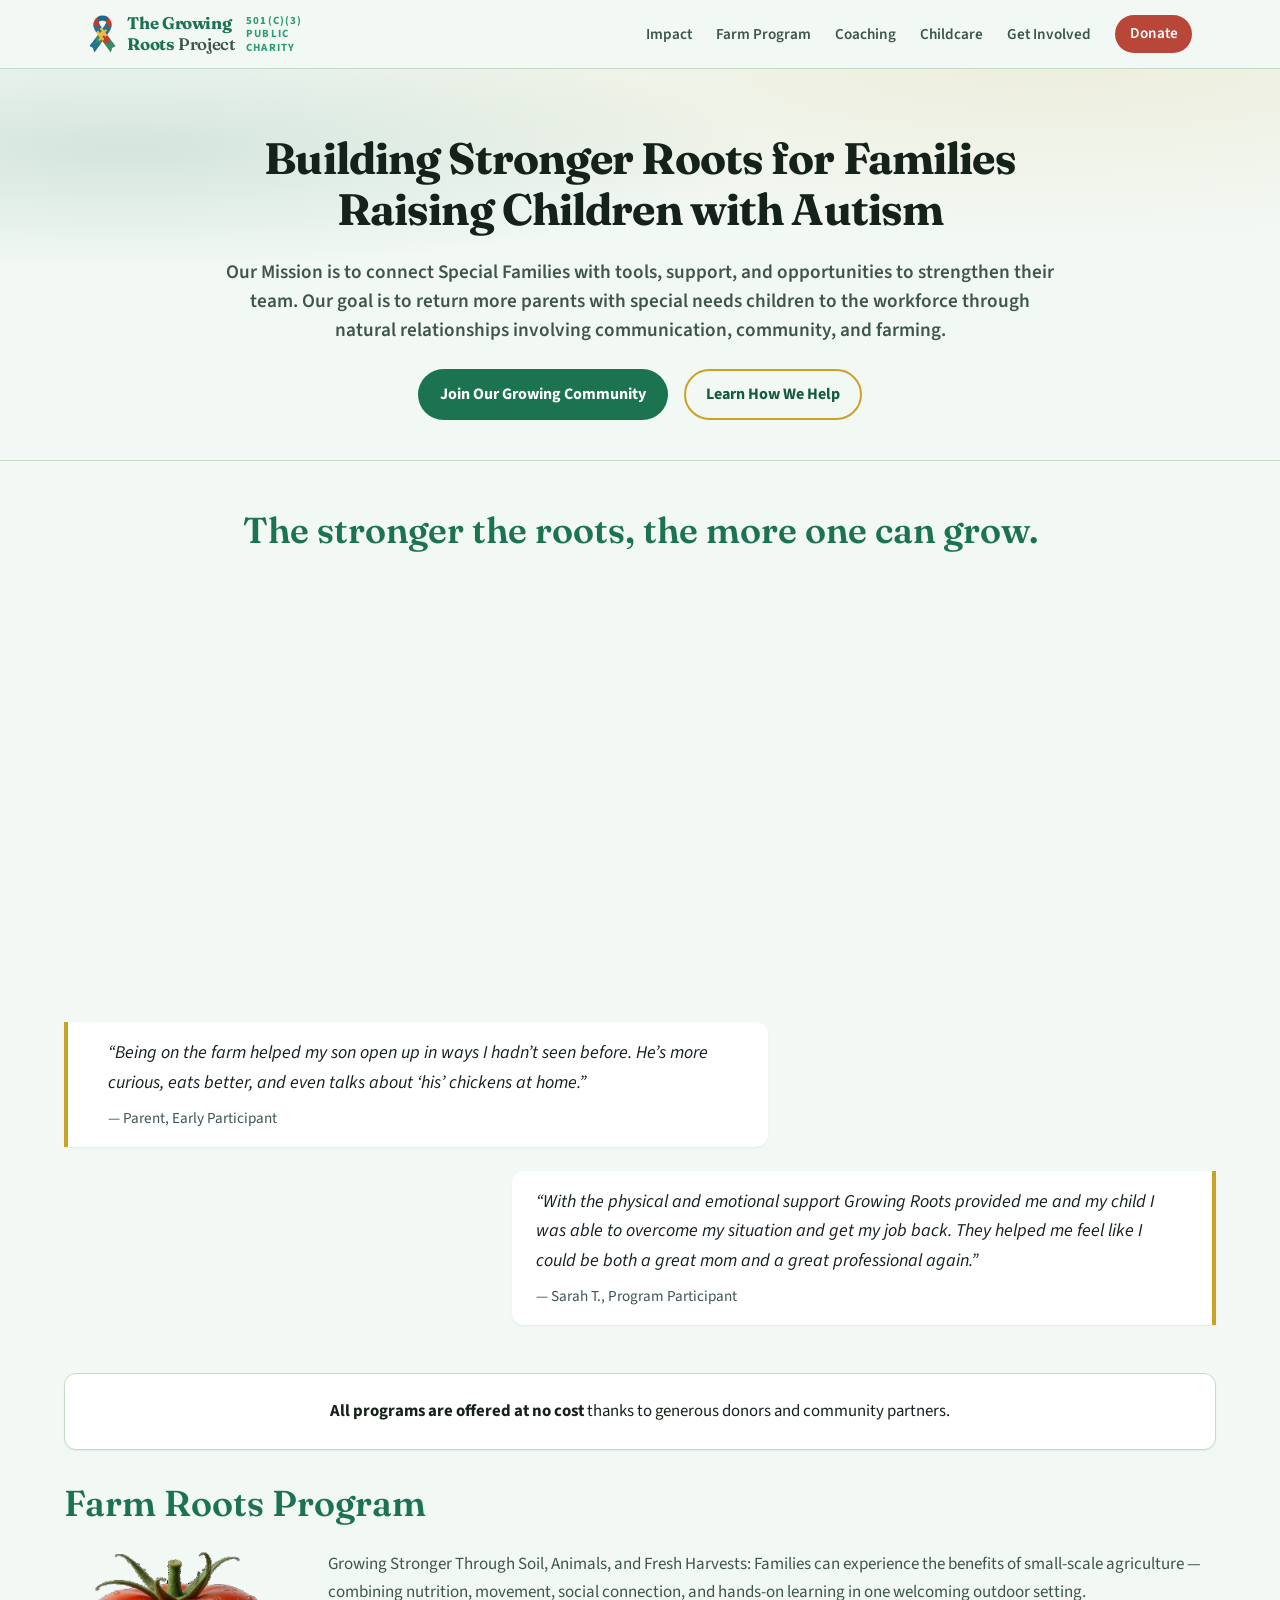
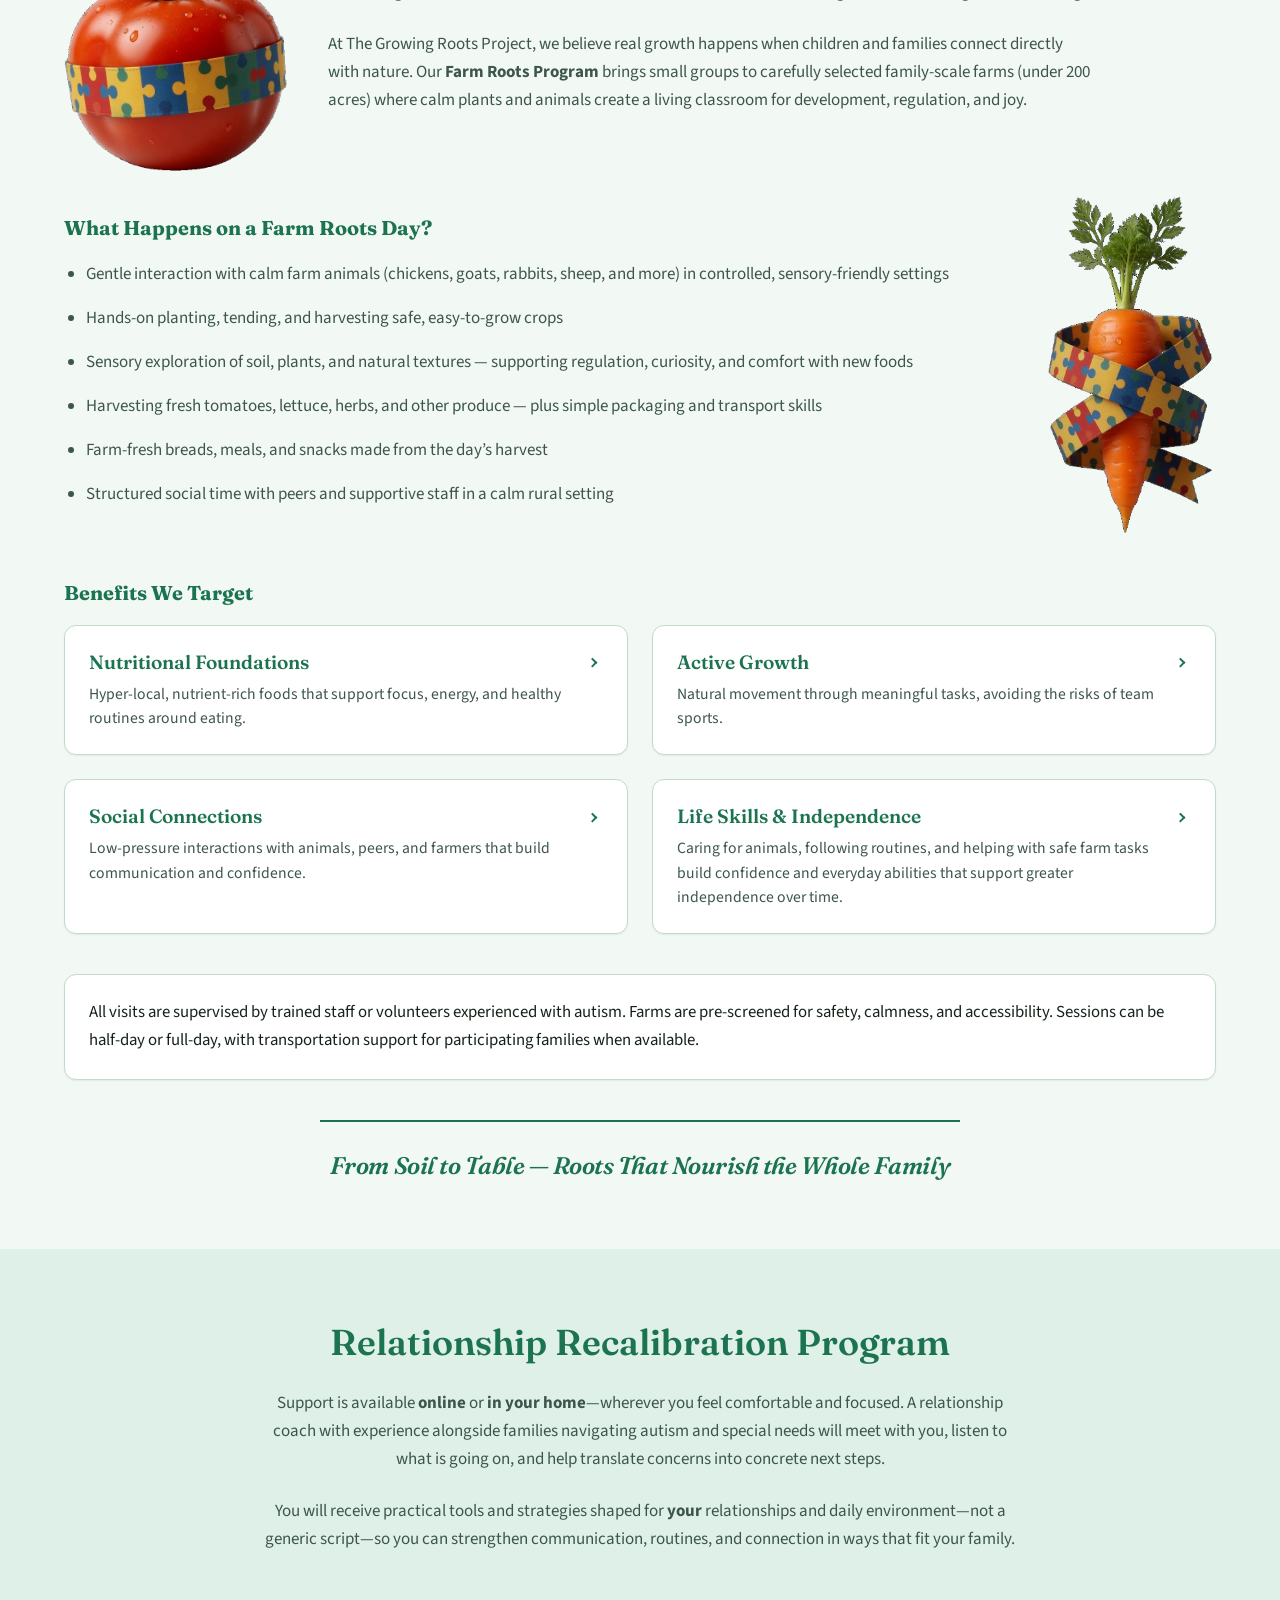
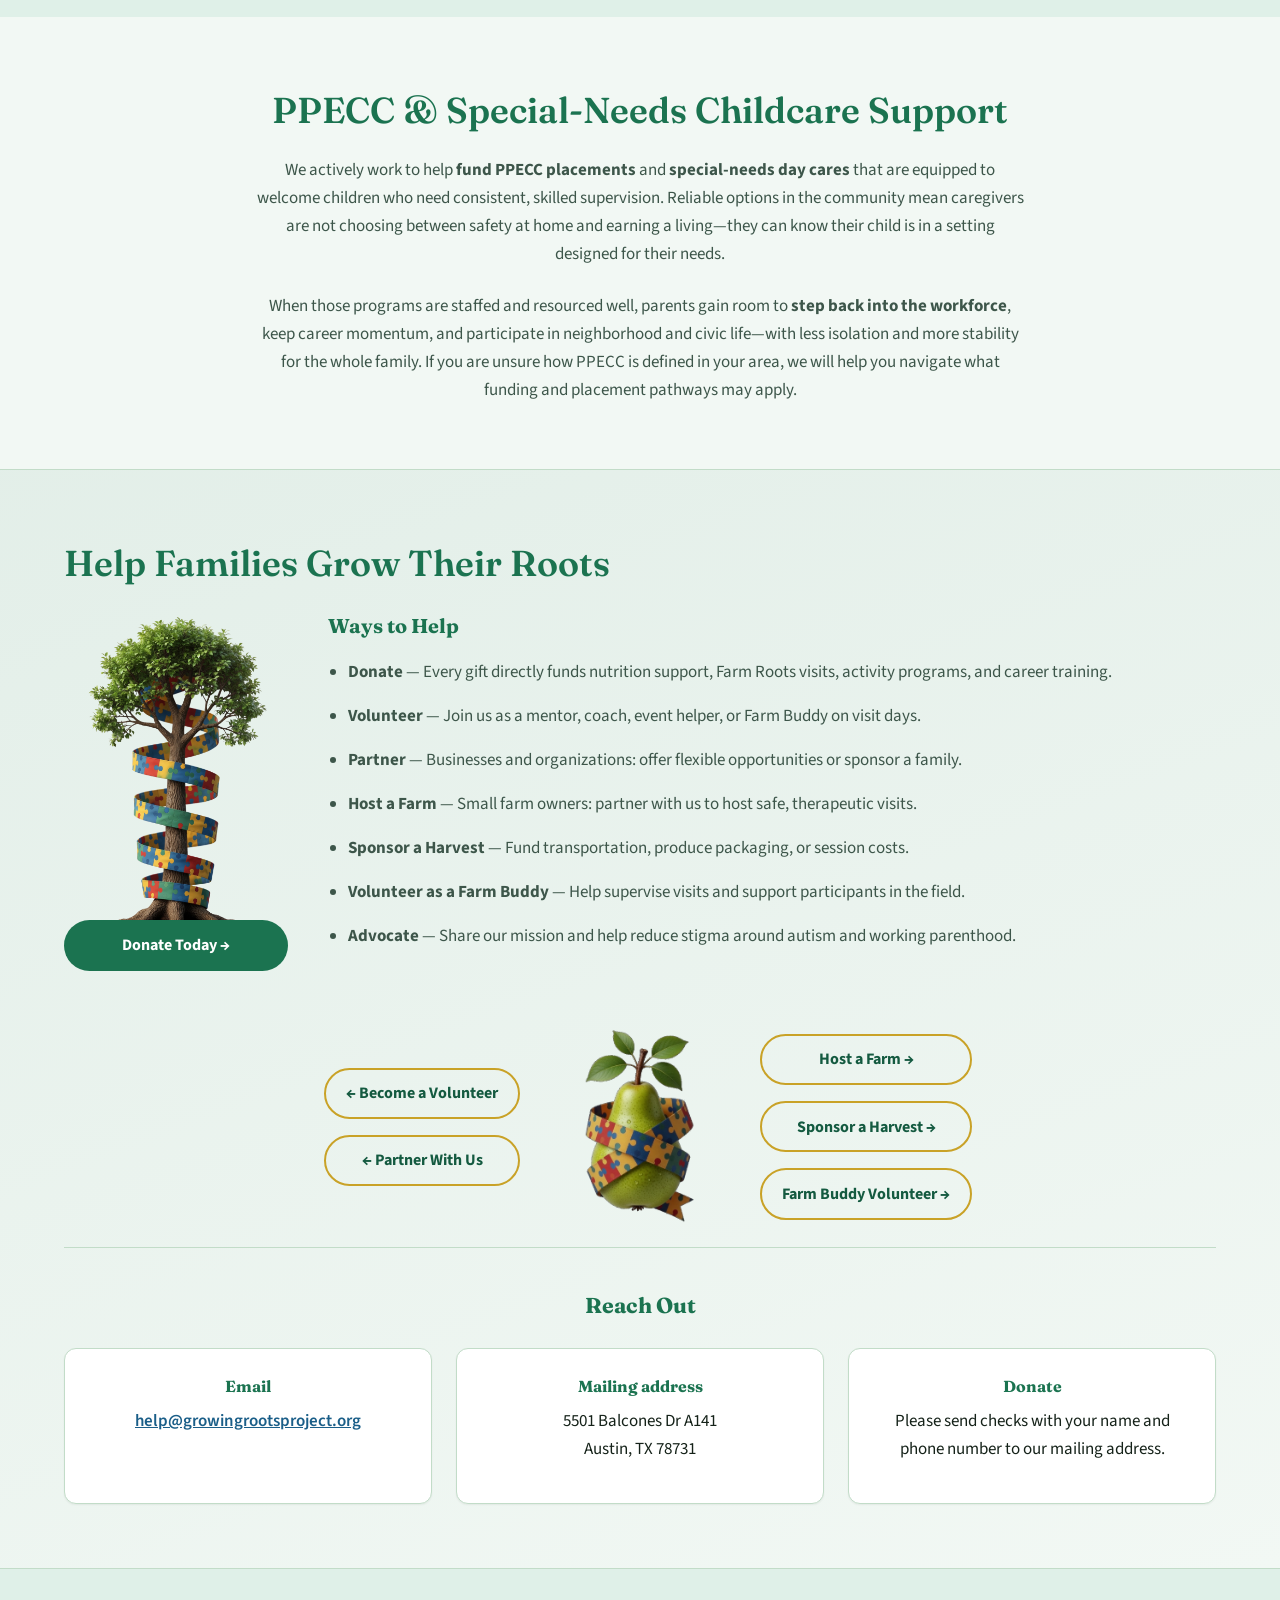
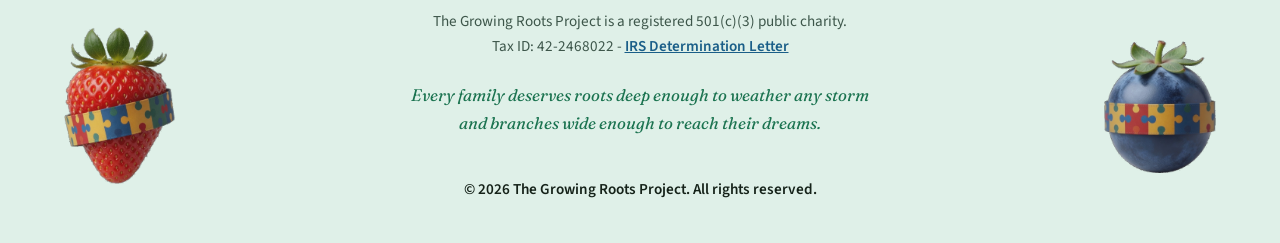
<file: index.html>
<!DOCTYPE html>
<html lang="en">
<head>
  <meta charset="utf-8">
  <meta name="viewport" content="width=device-width, initial-scale=1">
  <title>The Growing Roots Project — Strong roots for families raising children with autism</title>
  <meta name="description" content="501(c)(3) charity supporting families raising children with autism — workforce reentry, four pillars of care, and our Farm Roots Program on small family farms.">
  <meta property="og:title" content="The Growing Roots Project — Building Stronger Roots for Families">
  <meta property="og:description" content="Practical support for families: nutrition, activity, socialization, training — including Farm Roots days on caring small farms. When roots are strong, everything grows.">
  <meta property="og:type" content="website">
  <meta property="og:url" content="https://growingrootsproject.github.io/">
  <meta property="og:locale" content="en_US">
  <meta property="og:image" content="https://growingrootsproject.github.io/images/autism-awareness-ribbon.png">
  <meta name="twitter:card" content="summary_large_image">
  <meta name="twitter:image" content="https://growingrootsproject.github.io/images/autism-awareness-ribbon.png">
  <link rel="preconnect" href="https://fonts.googleapis.com">
  <link rel="preconnect" href="https://fonts.gstatic.com" crossorigin>
  <link href="https://fonts.googleapis.com/css2?family=Fraunces:opsz,wght@9..144,500;600;700&family=Source+Sans+3:wght@400;600;700&display=swap" rel="stylesheet">
  <link rel="stylesheet" href="css/styles.css">
</head>
<body>
  <header class="site-header">
    <div class="site-header__inner">
      <a class="logo" href="#top">
        <img class="logo__mark" src="images/autism-awareness-ribbon.png" alt="" decoding="async" />
        <span class="logo__brand">
          <span class="logo__text">
            <span class="logo__line">The Growing</span>
            <span class="logo__line">Roots <span class="logo__suffix">Project</span></span>
          </span>
          <span class="logo__eyebrow">501(c)(3)<br />public<br />charity</span>
        </span>
      </a>

      <button type="button" class="nav-toggle" aria-expanded="false" aria-controls="site-nav" id="nav-toggle">
        <span class="nav-toggle__bar" aria-hidden="true"></span>
        <span class="nav-toggle__bar" aria-hidden="true"></span>
        <span class="nav-toggle__bar" aria-hidden="true"></span>
        <span class="visually-hidden">Menu</span>
      </button>

      <nav class="site-nav" id="site-nav" aria-label="Primary">
        <ul class="site-nav__list">
          <li><a href="#impact">Impact</a></li>
          <li><a href="#farm-roots">Farm Program</a></li>
          <li><a href="#relationship-recalibration">Coaching</a></li>
          <li><a href="#childcare-workforce-support">Childcare</a></li>
          <li><a href="#get-involved">Get Involved</a></li>
          <li><a class="site-nav__cta" href="#donate">Donate</a></li>
        </ul>
      </nav>
    </div>
  </header>

  <main id="main-content">
    <div id="top" tabindex="-1"></div>

    <section class="hero hero--texture" aria-labelledby="hero-heading">
      <div class="hero__inner hero__inner--wide">
        <h1 id="hero-heading">Building Stronger Roots for Families Raising Children with Autism</h1>
        <p class="hero__subhead">
          Our Mission is to connect Special Families with tools, support, and opportunities to strengthen their team. Our goal is to return more parents with special needs children to the workforce through natural relationships involving communication, community, and farming.
        </p>
        <div class="hero__actions">
          <a class="button button--primary" href="#get-involved">Join Our Growing Community</a>
          <a class="button button--ghost" href="#farm-roots">Learn How We Help</a>
        </div>
      </div>
    </section>

    <section class="section section--showcase" id="showcase" aria-labelledby="showcase-heading">
      <div class="section__inner">
        <h2 id="showcase-heading" class="showcase__title">The stronger the roots, the more one can grow.</h2>
      </div>
      <div class="showcase__marquee" role="region" aria-labelledby="showcase-heading">
        <div class="showcase__marquee-viewport">
          <div class="showcase__marquee-track">
            <div class="showcase__marquee-group">
              <figure class="showcase__item">
                <video
                  class="showcase__media"
                  playsinline
                  muted
                  loop
                  autoplay
                  preload="metadata"
                  aria-label="A woman and a young child in a yellow raincoat, seen from behind, walk hand in hand down a dirt path through trees."
                >
                  <source src="images/showcase-path-walk.mp4" type="video/mp4" />
                </video>
              </figure>
              <figure class="showcase__item">
                <video
                  class="showcase__media"
                  playsinline
                  muted
                  loop
                  autoplay
                  preload="metadata"
                  aria-label="A caregiver in a straw hat, seen from behind, strokes a brown calf as it eats from a trough beside a misty pond."
                >
                  <source src="images/showcase-calf.mp4" type="video/mp4" />
                </video>
              </figure>
              <figure class="showcase__item">
                <video
                  class="showcase__media"
                  playsinline
                  muted
                  loop
                  autoplay
                  preload="metadata"
                  aria-label="A young goat stretches while drinking from a bottle held by a caregiver on a farm, with grass, a pool, fencing, and other goats nearby."
                >
                  <source src="images/happy-goat.mp4" type="video/mp4" />
                </video>
              </figure>
              <figure class="showcase__item">
                <video
                  class="showcase__media"
                  playsinline
                  muted
                  loop
                  autoplay
                  preload="metadata"
                  aria-label="A child with braids, seen from behind, walks through tall grass holding an adult's hand."
                >
                  <source src="images/showcase-field-walk.mp4" type="video/mp4" />
                </video>
              </figure>
              <figure class="showcase__item">
                <img
                  src="images/showcase-harvest.jpg"
                  alt="A farmer in a wide-brimmed hat, seen from behind, carries a crate of fresh vegetables through a green field."
                  loading="lazy"
                  decoding="async"
                />
              </figure>
              <figure class="showcase__item">
                <video
                  class="showcase__media"
                  playsinline
                  muted
                  loop
                  autoplay
                  preload="metadata"
                  aria-label="A white lamb drinks from a bottle held by a gloved hand on straw, with sheep behind a fence."
                >
                  <source src="images/showcase-lamb.mp4" type="video/mp4" />
                </video>
              </figure>
            </div>
            <div class="showcase__marquee-group" aria-hidden="true">
              <figure class="showcase__item">
                <video class="showcase__media" playsinline muted loop autoplay preload="metadata" aria-hidden="true">
                  <source src="images/showcase-path-walk.mp4" type="video/mp4" />
                </video>
              </figure>
              <figure class="showcase__item">
                <video class="showcase__media" playsinline muted loop autoplay preload="metadata" aria-hidden="true">
                  <source src="images/showcase-calf.mp4" type="video/mp4" />
                </video>
              </figure>
              <figure class="showcase__item">
                <video class="showcase__media" playsinline muted loop autoplay preload="metadata" aria-hidden="true">
                  <source src="images/happy-goat.mp4" type="video/mp4" />
                </video>
              </figure>
              <figure class="showcase__item">
                <video class="showcase__media" playsinline muted loop autoplay preload="metadata" aria-hidden="true">
                  <source src="images/showcase-field-walk.mp4" type="video/mp4" />
                </video>
              </figure>
              <figure class="showcase__item">
                <img src="images/showcase-harvest.jpg" alt="" loading="lazy" decoding="async" />
              </figure>
              <figure class="showcase__item">
                <video class="showcase__media" playsinline muted loop autoplay preload="metadata" aria-hidden="true">
                  <source src="images/showcase-lamb.mp4" type="video/mp4" />
                </video>
              </figure>
            </div>
          </div>
        </div>
      </div>
    </section>

    <section class="section" id="impact" aria-labelledby="impact-heading">
      <div class="section__inner">
        <div class="impact-layout__quotes">
          <figure class="testimonial testimonial--spaced">
            <blockquote>
              <p>“Being on the farm helped my son open up in ways I hadn’t seen before. He’s more curious, eats better, and even talks about ‘his’ chickens at home.”</p>
              <footer class="testimonial__cite">— Parent, Early Participant</footer>
            </blockquote>
          </figure>

          <h2 id="impact-heading" class="visually-hidden">Real Roots, Real Results</h2>

          <figure class="testimonial testimonial--end">
            <blockquote>
              <p>“With the physical and emotional support Growing Roots provided me and my child I was able to overcome my situation and get my job back. They helped me feel like I could be both a great mom and a great professional again.”</p>
              <footer class="testimonial__cite">— Sarah T., Program Participant</footer>
            </blockquote>
          </figure>
        </div>
      </div>
    </section>

    <section class="section" id="farm-roots" aria-labelledby="farm-roots-heading">
      <div class="section__inner">
        <div class="callout callout--accent callout--centered" role="note">
          <p class="callout__lede"><strong>All programs are offered at no cost</strong> thanks to generous donors and community partners.</p>
        </div>

        <h2 id="farm-roots-heading">Farm Roots Program</h2>
        <div class="farm-roots-intro-layout">
          <figure class="farm-roots-intro-layout__figure">
            <img
              class="farm-roots-intro-layout__img"
              src="images/fruits/tomaaato.png"
              alt="Illustrated ripe tomatoes evoking garden harvest next to the Farm Roots introduction."
              loading="lazy"
              decoding="async"
            />
          </figure>
          <div class="farm-roots-intro-layout__text">
            <p class="section__intro section__intro--tight">Growing Stronger Through Soil, Animals, and Fresh Harvests: Families can experience the benefits of small-scale agriculture — combining nutrition, movement, social connection, and hands-on learning in one welcoming outdoor setting.</p>

            <div class="prose">
              <p>
                At The Growing Roots Project, we believe real growth happens when children and families connect directly with nature. Our <strong>Farm Roots Program</strong> brings small groups to carefully selected family-scale farms (under 200 acres) where calm plants and animals create a living classroom for development, regulation, and joy.
              </p>
            </div>
          </div>
        </div>

        <h3 class="ways-heading" id="farm-day-heading">What Happens on a Farm Roots Day?</h3>
        <div class="farm-day-layout">
          <div class="farm-day-layout__list">
            <ul class="program-list">
              <li>Gentle interaction with calm farm animals (chickens, goats, rabbits, sheep, and more) in controlled, sensory-friendly settings</li>
              <li>Hands-on planting, tending, and harvesting safe, easy-to-grow crops</li>
              <li>Sensory exploration of soil, plants, and natural textures — supporting regulation, curiosity, and comfort with new foods</li>
              <li>Harvesting fresh tomatoes, lettuce, herbs, and other produce — plus simple packaging and transport skills</li>
              <li>Farm-fresh breads, meals, and snacks made from the day’s harvest</li>
              <li>Structured social time with peers and supportive staff in a calm rural setting</li>
            </ul>
          </div>
          <figure class="farm-day-layout__figure">
            <img
              class="farm-day-layout__img"
              src="images/fruits/carrot.png"
              alt="Illustrated carrot pulled from rich garden soil beside the Farm Roots day checklist."
              loading="lazy"
              decoding="async"
            />
          </figure>
        </div>

        <h3 class="ways-heading" id="farm-benefits-heading">Benefits We Target</h3>
        <div class="benefits-accordion" role="region" aria-labelledby="farm-benefits-heading">

          <details class="benefits-accordion__item" id="pillar-nutrition">
            <summary class="benefits-accordion__summary">
              <span class="benefits-accordion__summary-inner">
                <span class="benefits-accordion__title"><strong>Nutritional Foundations</strong></span>
                <span class="benefits-accordion__lead">Hyper-local, nutrient-rich foods that support focus, energy, and healthy routines around eating.</span>
              </span>
              <span class="benefits-accordion__chevron" aria-hidden="true"></span>
            </summary>
            <div class="benefits-accordion__panel">
              <p>
                We try to connect small farms with families to either take delivery of farm fresh goods for their children in need of a biodiverse diet or equip families to take some of the nutrient-dense farm foods home and empower them to grow resilient vegetables and cultivate eggs from resilient layers. A well-nourished body and brain create the energy families need to move forward.
              </p>
            </div>
          </details>

          <details class="benefits-accordion__item" id="pillar-active">
            <summary class="benefits-accordion__summary">
              <span class="benefits-accordion__summary-inner">
                <span class="benefits-accordion__title"><strong>Active Growth</strong></span>
                <span class="benefits-accordion__lead">Natural movement through meaningful tasks, avoiding the risks of team sports.</span>
              </span>
              <span class="benefits-accordion__chevron" aria-hidden="true"></span>
            </summary>
            <div class="benefits-accordion__panel">
              <p>
                Providing children and adults with productive physical activities—with a focus on programs designed for children with autism and sensory-friendly movement on immersive farm days—helps support regulation and development.
              </p>
            </div>
          </details>

          <details class="benefits-accordion__item" id="pillar-social">
            <summary class="benefits-accordion__summary">
              <span class="benefits-accordion__summary-inner">
                <span class="benefits-accordion__title"><strong>Social Connections</strong></span>
                <span class="benefits-accordion__lead">Low-pressure interactions with animals, peers, and farmers that build communication and confidence.</span>
              </span>
              <span class="benefits-accordion__chevron" aria-hidden="true"></span>
            </summary>
            <div class="benefits-accordion__panel">
              <p>
                Community-building events, parent support circles, structured socialization opportunities for children, and connections strengthened through shared farm activities. We reduce isolation so families feel seen, supported, and part of something bigger.
              </p>
            </div>
          </details>

          <details class="benefits-accordion__item" id="pillar-life-skills">
            <summary class="benefits-accordion__summary">
              <span class="benefits-accordion__summary-inner">
                <span class="benefits-accordion__title"><strong>Life Skills &amp; Independence</strong></span>
                <span class="benefits-accordion__lead">Caring for animals, following routines, and helping with safe farm tasks build confidence and everyday abilities that support greater independence over time.</span>
              </span>
              <span class="benefits-accordion__chevron" aria-hidden="true"></span>
            </summary>
            <div class="benefits-accordion__panel">
              <p>
                Children take part in supervised, age-appropriate care for animals—feeding, gentle handling, and simple routines that build responsibility and confidence. Those hands-on moments add up to real life experience: patience, safety awareness, and everyday skills that help young people grow toward doing more on their own.
              </p>
            </div>
          </details>

        </div>

        <div class="callout callout--accent" role="note">
          <p class="callout__lede">All visits are supervised by trained staff or volunteers experienced with autism. Farms are pre-screened for safety, calmness, and accessibility. Sessions can be half-day or full-day, with transportation support for participating families when available.</p>
        </div>

        <p class="tagline tagline--program">From Soil to Table — Roots That Nourish the Whole Family</p>
      </div>
    </section>

    <section class="section section--muted" id="relationship-recalibration" aria-labelledby="relationship-recalibration-heading">
      <div class="section__inner">
        <h2 id="relationship-recalibration-heading">Relationship Recalibration Program</h2>
        <div class="prose">
          <p>
            Support is available <strong>online</strong> or <strong>in your home</strong>—wherever you feel comfortable and focused. A relationship coach with experience alongside families navigating autism and special needs will meet with you, listen to what is going on, and help translate concerns into concrete next steps.
          </p>
          <p>
            You will receive practical tools and strategies shaped for <strong>your</strong> relationships and daily environment—not a generic script—so you can strengthen communication, routines, and connection in ways that fit your family.
          </p>
        </div>
      </div>
    </section>

    <section class="section" id="childcare-workforce-support" aria-labelledby="childcare-workforce-heading">
      <div class="section__inner">
        <h2 id="childcare-workforce-heading">PPECC &amp; Special-Needs Childcare Support</h2>
        <div class="prose">
          <p>
            We actively work to help <strong>fund PPECC placements</strong> and <strong>special-needs day cares</strong> that are equipped to welcome children who need consistent, skilled supervision. Reliable options in the community mean caregivers are not choosing between safety at home and earning a living—they can know their child is in a setting designed for their needs.
          </p>
          <p>
            When those programs are staffed and resourced well, parents gain room to <strong>step back into the workforce</strong>, keep career momentum, and participate in neighborhood and civic life—with less isolation and more stability for the whole family. If you are unsure how PPECC is defined in your area, we will help you navigate what funding and placement pathways may apply.
          </p>
        </div>
      </div>
    </section>

    <section class="section section--cta" id="get-involved" aria-labelledby="involved-heading">
      <div class="section__inner">
        <h2 id="involved-heading">Help Families Grow Their Roots</h2>

        <div class="get-involved-ways">
          <div class="get-involved-ways__visual">
            <figure class="get-involved-ways__figure">
              <img
                class="get-involved-ways__img"
                src="images/growing-tree.png"
                width="864"
                height="1200"
                alt="Illustration of a flourishing tree wrapped in brightly colored autism-awareness puzzle-piece ribbons winding up the trunk, symbolizing growth and community rooted in neurodiverse families."
                decoding="async"
              />
            </figure>
            <a class="button button--primary get-involved-ways__donate" href="#donate">Donate Today →</a>
          </div>
          <div class="get-involved-ways__content">
            <h3 class="ways-heading" id="ways-to-help">Ways to Help</h3>
            <ul class="ways-list">
              <li><strong>Donate</strong> — Every gift directly funds nutrition support, Farm Roots visits, activity programs, and career training.</li>
              <li><strong>Volunteer</strong> — Join us as a mentor, coach, event helper, or Farm Buddy on visit days.</li>
              <li><strong>Partner</strong> — Businesses and organizations: offer flexible opportunities or sponsor a family.</li>
              <li><strong>Host a Farm</strong> — Small farm owners: partner with us to host safe, therapeutic visits.</li>
              <li><strong>Sponsor a Harvest</strong> — Fund transportation, produce packaging, or session costs.</li>
              <li><strong>Volunteer as a Farm Buddy</strong> — Help supervise visits and support participants in the field.</li>
              <li><strong>Advocate</strong> — Share our mission and help reduce stigma around autism and working parenthood.</li>
            </ul>
          </div>
        </div>

        <div class="cta-with-pear-layout">
          <div class="cta-with-pear-layout__column cta-with-pear-layout__column--start" role="group" aria-label="Volunteer and partnership">
            <a class="button button--ghost" href="mailto:help@growingrootsproject.org?subject=Volunteer%20inquiry">← Become a Volunteer</a>
            <a class="button button--ghost" href="mailto:help@growingrootsproject.org?subject=Partnership%20inquiry">← Partner With Us</a>
          </div>
          <figure class="cta-with-pear-layout__figure" aria-hidden="true">
            <img
              class="cta-with-pear-layout__img"
              src="images/fruits/pear.png"
              alt=""
              loading="lazy"
              decoding="async"
            />
          </figure>
          <div class="cta-with-pear-layout__column cta-with-pear-layout__column--end" role="group" aria-label="Farm program actions">
            <a class="button button--ghost" href="mailto:help@growingrootsproject.org?subject=Host%20a%20Farm">Host a Farm →</a>
            <a class="button button--ghost" href="mailto:help@growingrootsproject.org?subject=Sponsor%20a%20Harvest">Sponsor a Harvest →</a>
            <a class="button button--ghost" href="mailto:help@growingrootsproject.org?subject=Farm%20Buddy%20volunteer">Farm Buddy Volunteer →</a>
          </div>
        </div>

        <div class="contact-block" id="contact" aria-labelledby="contact-heading">
          <h3 id="contact-heading" class="contact-block__title">Reach Out</h3>
          <div class="contact-grid">
            <div class="contact-card">
              <h4 class="contact-card__title">Email</h4>
              <p><a href="mailto:help@growingrootsproject.org">help@growingrootsproject.org</a></p>
            </div>
            <div class="contact-card">
              <h4 class="contact-card__title">Mailing address</h4>
              <p>5501 Balcones Dr A141<br>Austin, TX 78731</p>
            </div>
            <div class="contact-card" id="donate">
              <h4 class="contact-card__title">Donate</h4>
              <p>Please send checks with your name and phone number to our mailing address.</p>
            </div>
          </div>
        </div>
      </div>
    </section>
  </main>

  <footer class="site-footer">
    <div class="site-footer__layout">
      <div class="site-footer__flank" aria-hidden="true">
        <img src="images/fruits/strawberry.png" alt="" loading="lazy" decoding="async" />
      </div>
      <div class="site-footer__inner">
        <p class="site-footer__mission">
          The Growing Roots Project is a registered 501(c)(3) public charity.<br />
          Tax ID: 42-2468022 - <a href="42-2468022_IRS_2025.pdf" target="_blank" rel="noopener noreferrer">IRS Determination Letter</a>
        </p>
        <p class="site-footer__closing">
          Every family deserves roots deep enough to weather any storm<br />
          and branches wide enough to reach their dreams.
        </p>
        <p class="site-footer__brand">&copy; <span id="footer-year"></span> The Growing Roots Project. All rights reserved.</p>
      </div>
      <div class="site-footer__flank site-footer__flank--end" aria-hidden="true">
        <img src="images/fruits/blueberry.png" alt="" loading="lazy" decoding="async" />
      </div>
    </div>
  </footer>

  <script src="js/main.js" defer></script>
</body>
</html>
</file>
<file: css/styles.css>
/* Growing Roots Project — global styles */
:root {
  --color-bg: #f2f8f4;
  --color-surface: #ffffff;
  --color-muted: #dff0e8;
  --color-ink: #152219;
  --color-ink-soft: #3d564a;
  --color-green: #1b7350;
  --color-green-soft: #2a9c6d;
  --color-green-dark: #145a40;
  --color-accent: #c9a227;
  --color-accent-soft: #e8d78a;
  --color-link: #1a5e88;
  --color-link-hover: #13486a;
  --color-donate: #b8473a;
  --color-donate-hover: #96382e;
  --color-border: #c2dcc8;
  --shadow-sm: 0 1px 2px rgba(21, 34, 25, 0.06);
  --shadow-md: 0 8px 24px rgba(21, 34, 25, 0.09);
  --radius: 12px;
  --radius-sm: 8px;
  --font-display: "Fraunces", Georgia, "Times New Roman", serif;
  --font-body: "Source Sans 3", system-ui, -apple-system, Segoe UI, Roboto, sans-serif;
  --space-xs: 0.5rem;
  --space-sm: 1rem;
  --space-md: 1.5rem;
  --space-lg: 2.5rem;
  --space-xl: 4rem;
  --max-width: 72rem;
  --header-h: 4.25rem;
}

*,
*::before,
*::after {
  box-sizing: border-box;
}

html {
  scroll-behavior: smooth;
}

@media (prefers-reduced-motion: reduce) {
  html {
    scroll-behavior: auto;
  }
}

body {
  margin: 0;
  font-family: var(--font-body);
  font-size: 1.0625rem;
  line-height: 1.65;
  color: var(--color-ink);
  background: var(--color-bg);
}

img {
  max-width: 100%;
  height: auto;
}

:focus {
  outline: none;
}

:focus-visible {
  outline: 3px solid var(--color-green-soft);
  outline-offset: 3px;
}

.visually-hidden {
  position: absolute;
  width: 1px;
  height: 1px;
  padding: 0;
  margin: -1px;
  overflow: hidden;
  clip: rect(0, 0, 0, 0);
  white-space: nowrap;
  border: 0;
}

/* Header */
.site-header {
  position: sticky;
  top: 0;
  z-index: 50;
  background: rgba(242, 248, 244, 0.94);
  backdrop-filter: blur(10px);
  border-bottom: 1px solid var(--color-border);
}

.site-header__inner {
  max-width: var(--max-width);
  margin: 0 auto;
  padding: 0 var(--space-md);
  min-height: var(--header-h);
  display: flex;
  align-items: center;
  justify-content: space-between;
  gap: var(--space-md);
}

.logo {
  display: inline-flex;
  align-items: center;
  gap: 0.65rem;
  font-family: var(--font-display);
  font-weight: 700;
  font-size: 1.05rem;
  color: var(--color-green);
  text-decoration: none;
  letter-spacing: -0.02em;
  min-width: 0;
}

.logo__mark {
  height: 2.5rem;
  width: auto;
  max-width: 3.75rem;
  flex-shrink: 0;
  display: block;
  object-fit: contain;
}

.logo__brand {
  display: flex;
  align-items: center;
  flex-wrap: wrap;
  gap: 0.35rem 0.65rem;
  min-width: 0;
}

.logo__text {
  display: flex;
  flex-direction: column;
  line-height: 1.18;
  gap: 0.08rem;
}

.logo__line {
  display: block;
}

.logo__suffix {
  font-weight: 600;
  color: var(--color-ink-soft);
}

.logo__eyebrow {
  font-family: var(--font-body);
  font-size: 0.6875rem;
  font-weight: 700;
  letter-spacing: 0.1em;
  text-transform: uppercase;
  color: var(--color-green-soft);
  line-height: 1.2;
  width: max-content;
  max-width: 10rem;
}

@media (max-width: 26rem) {
  .logo__mark {
    height: 2.25rem;
    max-width: 3.35rem;
  }

  .logo {
    font-size: 0.95rem;
    gap: 0.5rem;
  }

  .logo__brand {
    flex-direction: column;
    align-items: flex-start;
    gap: 0.2rem;
  }

  .logo__eyebrow {
    max-width: none;
    font-size: 0.65rem;
  }
}

.nav-toggle {
  display: none;
  flex-direction: column;
  justify-content: center;
  gap: 5px;
  width: 2.75rem;
  height: 2.75rem;
  padding: 0;
  border: 0;
  background: transparent;
  cursor: pointer;
  border-radius: var(--radius-sm);
}

.nav-toggle__bar {
  display: block;
  height: 2px;
  width: 1.5rem;
  background: var(--color-ink);
  border-radius: 1px;
}

.site-nav__list {
  list-style: none;
  margin: 0;
  padding: 0;
  display: flex;
  flex-wrap: wrap;
  align-items: center;
  gap: var(--space-sm) var(--space-md);
}

.site-nav a {
  color: var(--color-ink-soft);
  text-decoration: none;
  font-weight: 600;
  font-size: 0.95rem;
}

.site-nav a:hover {
  color: var(--color-link);
}

.site-nav__cta {
  display: inline-block;
  padding: 0.4rem 0.9rem;
  background: var(--color-donate);
  color: #fff !important;
  border-radius: 999px;
}

.site-nav__cta:hover {
  background: var(--color-donate-hover);
  color: #fff !important;
}

@media (max-width: 52rem) {
  .nav-toggle {
    display: flex;
  }

  .site-nav {
    position: fixed;
    inset: var(--header-h) 0 auto 0;
    background: var(--color-surface);
    border-bottom: 1px solid var(--color-border);
    box-shadow: var(--shadow-md);
    max-height: 0;
    overflow: hidden;
    transition: max-height 0.35s ease;
  }

  .site-nav.is-open {
    max-height: min(70vh, 24rem);
    overflow-y: auto;
  }

  .site-nav__list {
    flex-direction: column;
    align-items: stretch;
    padding: var(--space-md);
    gap: var(--space-sm);
  }

  .site-nav__cta {
    text-align: center;
  }
}

/* Hero */
.hero {
  padding: var(--space-xl) var(--space-md) var(--space-lg);
}

.hero--texture {
  background:
    radial-gradient(120% 80% at 82% 0%, rgba(201, 162, 39, 0.11), transparent 55%),
    radial-gradient(95% 60% at 10% 20%, rgba(27, 115, 80, 0.14), transparent 52%),
    var(--color-bg);
  border-bottom: 1px solid var(--color-border);
}

.hero__inner {
  position: relative;
  z-index: 1;
  max-width: 40rem;
  margin-inline: auto;
}

.hero__inner--wide {
  max-width: 52rem;
  margin-inline: auto;
  text-align: center;
}

.hero__subhead {
  margin: 0 0 var(--space-md);
  font-size: 1.2rem;
  font-weight: 600;
  color: var(--color-ink-soft);
  line-height: 1.5;
}

.eyebrow {
  margin: 0 0 var(--space-sm);
  font-size: 0.8125rem;
  font-weight: 700;
  letter-spacing: 0.12em;
  text-transform: uppercase;
  color: var(--color-green-soft);
}

.hero h1 {
  font-family: var(--font-display);
  font-size: clamp(2rem, 5vw, 2.75rem);
  font-weight: 700;
  line-height: 1.15;
  color: var(--color-ink);
  margin: 0 0 var(--space-md);
  letter-spacing: -0.02em;
}

.hero__actions {
  display: flex;
  flex-wrap: wrap;
  gap: var(--space-sm);
  justify-content: center;
}

/* Prose & tagline */
.prose {
  max-width: 48rem;
}

.prose p {
  margin: 0 0 var(--space-md);
  color: var(--color-ink-soft);
}

.prose p:last-child {
  margin-bottom: 0;
}

.prose a {
  color: var(--color-link);
  font-weight: 600;
}

.prose a:hover {
  color: var(--color-link-hover);
}

#relationship-recalibration .section__inner,
#childcare-workforce-support .section__inner {
  text-align: center;
}

#relationship-recalibration .prose,
#childcare-workforce-support .prose {
  margin-inline: auto;
}

.tagline {
  margin: var(--space-lg) 0 0;
  padding: var(--space-md) 0 0;
  border-top: 2px solid var(--color-green);
  font-family: var(--font-display);
  font-size: clamp(1.25rem, 2.5vw, 1.5rem);
  font-weight: 600;
  font-style: italic;
  color: var(--color-green);
  letter-spacing: -0.02em;
}

.tagline--program {
  margin-top: var(--space-lg);
  text-align: center;
  max-width: 40rem;
  margin-left: auto;
  margin-right: auto;
}

/* Farm Roots — lists & benefits */
.program-list {
  margin: 0 0 var(--space-lg);
  padding-left: 1.35rem;
  max-width: 48rem;
  color: var(--color-ink-soft);
}

.program-list li {
  margin-bottom: var(--space-sm);
}

.program-list li:last-child {
  margin-bottom: 0;
}

.farm-roots-intro-layout {
  display: grid;
  gap: var(--space-lg);
  align-items: start;
  margin-bottom: var(--space-lg);
}

@media (min-width: 48rem) {
  .farm-roots-intro-layout {
    grid-template-columns: minmax(0, 14rem) 1fr;
  }

  .farm-roots-intro-layout__img {
    margin-inline: 0;
  }
}

.farm-roots-intro-layout__figure {
  margin: 0;
  line-height: 0;
}

.farm-roots-intro-layout__img {
  width: 100%;
  max-width: 14rem;
  height: auto;
  display: block;
  margin-inline: auto;
  object-fit: contain;
}

.farm-roots-intro-layout__text {
  min-width: 0;
}

#farm-roots .farm-roots-intro-layout .section__intro {
  max-width: none;
}

.farm-day-layout {
  display: grid;
  gap: var(--space-lg);
  align-items: start;
  margin-bottom: var(--space-lg);
}

@media (min-width: 48rem) {
  .farm-day-layout {
    grid-template-columns: 1fr minmax(0, 14rem);
  }

  .farm-day-layout__img {
    margin-inline: 0;
  }

  #farm-roots .farm-day-layout {
    grid-template-columns: 1fr minmax(0, 10.5rem);
  }

  #farm-roots .farm-day-layout__figure {
    margin-top: calc(-1 * var(--space-xl));
  }
}

.farm-day-layout__figure {
  margin: 0;
  line-height: 0;
}

.farm-day-layout__img {
  width: 100%;
  max-width: 14rem;
  height: auto;
  display: block;
  margin-inline: auto;
  object-fit: contain;
}

#farm-roots .farm-day-layout__img {
  max-width: 10.5rem;
}

#farm-roots .farm-day-layout .program-list {
  max-width: none;
  margin-bottom: 0;
}

.benefits-accordion {
  margin: 0 0 var(--space-lg);
  display: grid;
  gap: var(--space-md);
  grid-template-columns: 1fr;
}

@media (min-width: 40rem) {
  .benefits-accordion {
    grid-template-columns: repeat(2, 1fr);
  }
}

.benefits-accordion__item {
  margin: 0;
  background: var(--color-surface);
  border: 1px solid var(--color-border);
  border-radius: var(--radius);
  box-shadow: var(--shadow-sm);
  overflow: hidden;
}

.benefits-accordion__item[open] {
  border-color: rgba(27, 115, 80, 0.35);
  box-shadow: 0 4px 16px rgba(27, 115, 80, 0.08), var(--shadow-sm);
}

.benefits-accordion__summary {
  cursor: pointer;
  list-style: none;
  display: flex;
  align-items: flex-start;
  justify-content: space-between;
  gap: var(--space-sm);
  padding: var(--space-md);
  font-weight: inherit;
}

.benefits-accordion__summary::-webkit-details-marker {
  display: none;
}

.benefits-accordion__summary::marker {
  content: "";
}

.benefits-accordion__summary-inner {
  display: flex;
  flex-direction: column;
  gap: var(--space-xs);
  min-width: 0;
}

.benefits-accordion__title {
  display: block;
  font-family: var(--font-display);
  font-size: 1.2rem;
  color: var(--color-green);
  line-height: 1.25;
}

.benefits-accordion__title strong {
  font-weight: 600;
}

.benefits-accordion__lead {
  display: block;
  font-size: 0.98rem;
  line-height: 1.55;
  color: var(--color-ink-soft);
}

.benefits-accordion__chevron {
  flex-shrink: 0;
  width: 1.25rem;
  height: 1.25rem;
  margin-top: 0.2rem;
  display: grid;
  place-items: center;
  color: var(--color-green);
  transition: transform 0.2s ease;
}

.benefits-accordion__chevron::before {
  content: "";
  display: block;
  width: 0.45rem;
  height: 0.45rem;
  border-style: solid;
  border-width: 0 2px 2px 0;
  border-color: currentColor;
  transform: rotate(-45deg);
}

.benefits-accordion__item[open] .benefits-accordion__chevron {
  transform: rotate(90deg);
}

.benefits-accordion__panel {
  padding: 0 var(--space-md) var(--space-md);
  border-top: 1px solid var(--color-border);
}

.benefits-accordion__panel p {
  margin: var(--space-sm) 0 0;
  color: var(--color-ink-soft);
  font-size: 1rem;
  line-height: 1.58;
}

.benefits-accordion__panel p:last-child {
  margin-bottom: 0;
}

.callout--accent {
  background: rgba(27, 115, 80, 0.09);
  border-color: rgba(27, 115, 80, 0.22);
  margin-top: var(--space-md);
}

#farm-roots .section__inner > .callout:first-child {
  margin-top: 0;
  margin-bottom: var(--space-md);
}

.callout--centered {
  text-align: center;
}

.callout__lede {
  margin: 0;
  font-size: 1.05rem;
  color: var(--color-ink);
}

/* Impact stats */
.stat-list {
  list-style: none;
  margin: 0 0 var(--space-lg);
  padding: 0;
  display: grid;
  gap: var(--space-sm) var(--space-lg);
  grid-template-columns: 1fr;
}

@media (min-width: 40rem) {
  .stat-list {
    grid-template-columns: repeat(2, 1fr);
  }
}

.stat-list li {
  margin: 0;
  padding: var(--space-md);
  background: var(--color-surface);
  border: 1px solid var(--color-border);
  border-radius: var(--radius);
  box-shadow: var(--shadow-sm);
  color: var(--color-ink-soft);
  line-height: 1.5;
}

.stat-list__value {
  display: block;
  font-family: var(--font-display);
  font-size: 2rem;
  font-weight: 700;
  color: var(--color-green);
  line-height: 1.2;
  margin-bottom: 0.25rem;
}

.stat-list__item--text {
  grid-column: 1 / -1;
  font-weight: 600;
  color: var(--color-ink);
}

/* Testimonial */
.testimonial {
  margin: 0;
  max-width: 44rem;
}

.testimonial blockquote {
  margin: 0;
  padding: var(--space-md) var(--space-md) var(--space-md) var(--space-lg);
  border-left: 4px solid var(--color-accent);
  background: var(--color-surface);
  border-radius: 0 var(--radius) var(--radius) 0;
  box-shadow: var(--shadow-sm);
}

/* Quote card anchored to end of row (paired with default left-aligned card) */
.testimonial--end {
  margin-inline-start: auto;
}

.testimonial--end blockquote {
  border-left: none;
  border-right: 4px solid var(--color-accent);
  padding: var(--space-md) var(--space-lg) var(--space-md) var(--space-md);
  border-radius: var(--radius) 0 0 var(--radius);
}

.testimonial blockquote p {
  margin: 0;
  font-size: 1.125rem;
  font-style: italic;
  color: var(--color-ink);
}

.testimonial__cite {
  margin: var(--space-sm) 0 0;
  font-size: 0.95rem;
  font-style: normal;
  color: var(--color-ink-soft);
}

.testimonial--spaced {
  margin-top: var(--space-lg);
}

/* Impact: testimonials */
.impact-layout__quotes {
  min-width: 0;
}

/* Impact testimonials (below showcase) */
#impact .impact-layout__quotes > .testimonial--spaced:first-child {
  margin-top: 0;
}

/* Impact: keep both quote cards visually grouped */
#impact #impact-heading + figure.testimonial--end {
  margin-top: var(--space-md);
}

#impact .testimonial__cite {
  margin-top: var(--space-xs);
}

#impact .testimonial blockquote {
  padding-top: var(--space-sm);
  padding-bottom: var(--space-sm);
}

#impact .testimonial:not(.testimonial--end) blockquote {
  padding-right: var(--space-md);
  padding-left: var(--space-lg);
}

#impact .testimonial--end blockquote {
  padding-right: var(--space-lg);
  padding-left: var(--space-md);
}

/* Tighter handoff from Impact into Farm Roots banner */
#impact.section {
  padding-bottom: var(--space-md);
}

#farm-roots.section {
  padding-top: var(--space-md);
}

/* Get involved */
.ways-heading {
  margin: var(--space-lg) 0 var(--space-sm);
  font-family: var(--font-display);
  font-size: 1.25rem;
  color: var(--color-green);
}

.ways-list {
  margin: 0 0 var(--space-lg);
  padding-left: 1.25rem;
  max-width: 48rem;
  color: var(--color-ink-soft);
}

.ways-list li {
  margin-bottom: var(--space-sm);
}

.ways-list li:last-child {
  margin-bottom: 0;
}

/* Get involved: tree beside Ways to Help list */
.get-involved-ways {
  display: grid;
  gap: var(--space-lg);
  align-items: start;
  margin-bottom: var(--space-lg);
}

@media (min-width: 48rem) {
  .get-involved-ways {
    grid-template-columns: minmax(0, 14rem) 1fr;
  }

  #get-involved .get-involved-ways .ways-heading {
    margin-top: 0;
  }
}

.get-involved-ways__visual {
  display: flex;
  flex-direction: column;
  align-items: stretch;
  gap: 0;
}

.get-involved-ways__donate {
  width: 100%;
  box-sizing: border-box;
  margin-top: 0;
  border-top-left-radius: 0;
  border-top-right-radius: 0;
}

.get-involved-ways__figure {
  margin: 0;
  line-height: 0;
}

.get-involved-ways__img {
  width: 100%;
  max-width: 16rem;
  height: auto;
  display: block;
  margin-inline: auto;
  object-fit: contain;
}

#get-involved .get-involved-ways .ways-list {
  max-width: none;
}

.cta-with-pear-layout {
  display: grid;
  gap: var(--space-lg);
  align-items: start;
}

.cta-with-pear-layout__column {
  display: flex;
  flex-direction: column;
  gap: var(--space-sm);
  align-items: stretch;
  min-width: 0;
}

#get-involved .cta-with-pear-layout__column {
  max-width: 18rem;
  margin-inline: auto;
}

.cta-with-pear-layout__figure {
  margin: 0;
  line-height: 0;
}

.cta-with-pear-layout__img {
  width: 100%;
  max-width: 7rem;
  height: auto;
  display: block;
  margin-inline: auto;
  object-fit: contain;
}

#get-involved .cta-with-pear-layout__column .button {
  width: 100%;
}

@media (min-width: 48rem) {
  #get-involved .cta-with-pear-layout {
    grid-template-columns: minmax(0, 1fr) minmax(0, 7rem) minmax(0, 1fr);
    gap: var(--space-xl);
    align-items: center;
  }

  #get-involved .cta-with-pear-layout__column {
    max-width: none;
    margin-inline: 0;
  }

  #get-involved .cta-with-pear-layout__column--start {
    justify-self: end;
    align-items: flex-end;
  }

  #get-involved .cta-with-pear-layout__column--end {
    justify-self: start;
    align-items: flex-start;
  }

  #get-involved .cta-with-pear-layout__column .button {
    max-width: 18rem;
  }

  #get-involved .cta-with-pear-layout__img {
    margin-inline: auto;
  }
}

.contact-block {
  margin-top: var(--space-md);
  padding-top: var(--space-lg);
  border-top: 1px solid var(--color-border);
}

.contact-block__title {
  margin: 0 0 var(--space-md);
  font-family: var(--font-display);
  font-size: 1.35rem;
  color: var(--color-green);
  text-align: center;
}

@media (max-width: 52rem) {
  .site-nav.is-open {
    max-height: min(75vh, 30rem);
  }
}

/* Sections */
.section {
  padding: var(--space-xl) var(--space-md);
}

.section--muted {
  background: var(--color-muted);
}

.section--cta {
  background: linear-gradient(160deg, rgba(27, 115, 80, 0.07), var(--color-bg));
  border-top: 1px solid var(--color-border);
}

.section--showcase {
  padding-top: var(--space-lg);
  padding-bottom: var(--space-lg);
}

.section--showcase .section__inner {
  margin-bottom: var(--space-sm);
}

.section--showcase .showcase__title {
  margin-bottom: 0;
  text-align: center;
}

/* Showcase — full-bleed infinite marquee */
.showcase__marquee {
  width: 100vw;
  max-width: 100vw;
  margin-left: calc(50% - 50vw);
  margin-right: calc(50% - 50vw);
}

.showcase__marquee-viewport {
  overflow: hidden;
}

.showcase__marquee-track {
  display: flex;
  flex-direction: row;
  flex-wrap: nowrap;
  width: max-content;
  gap: 0;
  animation: showcaseMarquee 38s linear infinite;
}

.showcase__marquee-group {
  display: flex;
  flex-direction: row;
  flex-wrap: nowrap;
  flex-shrink: 0;
  gap: 0;
}

.showcase__item {
  flex: 0 0 auto;
  margin: 0;
  padding: 0;
  overflow: hidden;
  width: clamp(11rem, 28vw, 22rem);
  height: clamp(12rem, 38vh, 28rem);
  display: flex;
  align-items: center;
  justify-content: center;
  min-height: 0;
  min-width: 0;
}

.showcase__item img,
.showcase__item video {
  width: 100%;
  height: 100%;
  object-fit: cover;
  object-position: center;
  display: block;
  min-width: 0;
  min-height: 0;
}

@keyframes showcaseMarquee {
  from {
    transform: translateX(0);
  }
  to {
    transform: translateX(-50%);
  }
}

@media (prefers-reduced-motion: reduce) {
  .showcase__marquee-track {
    animation: none;
  }

  .showcase__marquee-group[aria-hidden="true"] {
    display: none;
  }

  .showcase__marquee-viewport {
    overflow-x: auto;
    -webkit-overflow-scrolling: touch;
    overscroll-behavior-x: contain;
  }
}

.section__inner {
  max-width: var(--max-width);
  margin: 0 auto;
}

.section__inner--split {
  display: grid;
  gap: var(--space-lg);
}

@media (min-width: 48rem) {
  .section__inner--split {
    grid-template-columns: 1.4fr 1fr;
    align-items: start;
  }
}

.section h2 {
  font-family: var(--font-display);
  font-size: clamp(1.75rem, 3.5vw, 2.25rem);
  font-weight: 600;
  margin: 0 0 var(--space-sm);
  color: var(--color-green);
}

.section__head {
  margin-bottom: var(--space-md);
}

.section__intro {
  max-width: 46rem;
  margin: 0 0 var(--space-lg);
  color: var(--color-ink-soft);
  font-size: 1.0625rem;
}

.section__intro--tight {
  margin-bottom: var(--space-md);
}

.callout {
  padding: var(--space-md);
  background: var(--color-surface);
  border-radius: var(--radius);
  border: 1px solid var(--color-border);
  box-shadow: var(--shadow-sm);
}

.callout__title {
  margin: 0 0 var(--space-xs);
  font-size: 1.125rem;
  color: var(--color-ink);
}

.callout p:last-child {
  margin-bottom: 0;
}

/* Cards */
.card-grid {
  list-style: none;
  margin: 0;
  padding: 0;
  display: grid;
  gap: var(--space-md);
  grid-template-columns: 1fr;
}

@media (min-width: 40rem) {
  .card-grid {
    grid-template-columns: repeat(2, 1fr);
  }
}

@media (min-width: 56rem) {
  .card-grid--three {
    grid-template-columns: repeat(3, 1fr);
  }
}

.card {
  background: var(--color-surface);
  border: 1px solid var(--color-border);
  border-radius: var(--radius);
  padding: var(--space-md);
  box-shadow: var(--shadow-sm);
}

.card--lift {
  transition: box-shadow 0.2s ease, transform 0.2s ease;
}

.card--lift:hover {
  box-shadow: var(--shadow-md);
  transform: translateY(-2px);
}

.card__title {
  margin: 0 0 var(--space-xs);
  font-size: 1.2rem;
  font-family: var(--font-display);
  color: var(--color-green);
}

.card__body {
  margin: 0;
  color: var(--color-ink-soft);
}

/* Aside / notice */
.aside-card {
  background: var(--color-surface);
  border: 1px solid var(--color-border);
  border-radius: var(--radius);
  padding: var(--space-md);
}

.aside-card h3 {
  margin-top: 0;
  font-family: var(--font-display);
  color: var(--color-green);
}

.checklist {
  margin: 0;
  padding-left: 1.2rem;
  color: var(--color-ink-soft);
}

.checklist li {
  margin-bottom: var(--space-xs);
}

.notice {
  margin-top: var(--space-md);
  padding: var(--space-sm) var(--space-md);
  background: rgba(201, 162, 39, 0.1);
  border-left: 4px solid var(--color-accent);
  border-radius: 0 var(--radius-sm) var(--radius-sm) 0;
  font-size: 0.95rem;
}

.placeholder,
.placeholder-inline {
  font-style: italic;
  color: var(--color-ink-soft);
}

/* Buttons */
.button {
  display: inline-flex;
  align-items: center;
  justify-content: center;
  gap: 0.35rem;
  padding: 0.65rem 1.25rem;
  font-family: inherit;
  font-size: 1rem;
  font-weight: 700;
  text-decoration: none;
  border-radius: 999px;
  border: 2px solid transparent;
  cursor: pointer;
  transition: background 0.2s ease, color 0.2s ease, border-color 0.2s ease;
}

.button--primary {
  background: var(--color-green);
  color: #fff;
}

.button--primary:hover {
  background: var(--color-green-soft);
  color: #fff;
}

.button--ghost {
  background: transparent;
  color: var(--color-green-dark);
  border-color: var(--color-accent);
}

.button--ghost:hover {
  background: rgba(27, 115, 80, 0.1);
  border-color: var(--color-green-soft);
  color: var(--color-green-dark);
}

button.button:disabled,
.button--disabled {
  opacity: 0.55;
  cursor: not-allowed;
  pointer-events: none;
}

/* Contact */
.contact-grid {
  display: grid;
  gap: var(--space-md);
}

@media (min-width: 48rem) {
  .contact-grid {
    grid-template-columns: repeat(3, 1fr);
  }
}

.contact-card {
  display: flex;
  flex-direction: column;
  align-items: center;
  text-align: center;
  background: var(--color-surface);
  border-radius: var(--radius);
  border: 1px solid var(--color-border);
  padding: var(--space-md);
  box-shadow: var(--shadow-sm);
}

.contact-card__title {
  margin: 0 0 var(--space-xs);
  font-size: 1rem;
  font-family: var(--font-display);
  color: var(--color-green);
}

.contact-card a {
  color: var(--color-link);
  font-weight: 600;
}

.contact-card a:hover {
  color: var(--color-link-hover);
}

.contact-card p {
  margin: 0 0 var(--space-sm);
  max-width: 100%;
}

.contact-card .button {
  margin-top: var(--space-xs);
}

/* Footer */
.site-footer {
  padding: var(--space-lg) var(--space-md);
  border-top: 1px solid var(--color-border);
  background-color: var(--color-muted);
}

.site-footer__layout {
  display: grid;
  gap: var(--space-md);
  align-items: center;
  justify-items: center;
  max-width: var(--max-width);
  margin-inline: auto;
}

@media (min-width: 48rem) {
  .site-footer__layout {
    grid-template-columns: minmax(0, 7rem) minmax(0, 1fr) minmax(0, 7rem);
  }

  .site-footer__inner {
    justify-self: center;
    width: 100%;
  }
}

.site-footer__flank {
  display: flex;
  flex-direction: column;
  gap: var(--space-sm);
  justify-content: center;
  align-items: center;
  min-width: 0;
}

.site-footer__flank img {
  width: 100%;
  max-width: 7rem;
  height: auto;
  display: block;
  object-fit: contain;
  opacity: 0.92;
}

.site-footer__inner {
  max-width: var(--max-width);
  margin-inline: auto;
  text-align: center;
}

.site-footer__mission {
  margin: 0 auto var(--space-md);
  max-width: 42rem;
  font-size: 0.95rem;
  color: var(--color-ink-soft);
  line-height: 1.6;
}

.site-footer__mission a {
  color: var(--color-link);
  font-weight: 600;
}

.site-footer__mission a:hover {
  color: var(--color-link-hover);
}

.site-footer__closing {
  margin: 0 auto var(--space-lg);
  max-width: 40rem;
  font-family: var(--font-display);
  font-style: italic;
  font-size: 1.05rem;
  color: var(--color-green);
}

.site-footer__brand {
  margin: 0;
  font-weight: 600;
  color: var(--color-ink);
  font-size: 0.95rem;
}

.site-footer__meta {
  margin: 0;
  font-size: 0.9rem;
  color: var(--color-ink-soft);
}

/* 404 */
.error-page {
  min-height: 60vh;
  display: flex;
  align-items: center;
}

.error-page__inner {
  text-align: center;
  max-width: 36rem;
  margin: 0 auto;
}

.error-page__title {
  font-family: var(--font-display);
  font-size: 1.75rem;
  color: var(--color-green);
  margin: 0 0 var(--space-xs);
}

.error-page__text {
  margin: 0 0 var(--space-md);
  color: var(--color-ink-soft);
}

/* Print */
@media print {
  .site-header,
  .nav-toggle,
  .hero__actions,
  .button {
    display: none !important;
  }

  body {
    background: #fff;
    color: #000;
  }

  a[href^="http"]::after {
    content: " (" attr(href) ")";
    font-size: 0.85em;
  }

  .site-footer__flank {
    display: none !important;
  }

  .site-footer {
    padding-bottom: var(--space-lg);
  }

  .hero--texture {
    padding-bottom: var(--space-lg);
  }

  .showcase__marquee-track {
    animation: none !important;
    transform: none !important;
  }

  .showcase__marquee-group[aria-hidden="true"] {
    display: none !important;
  }

  .showcase__marquee-viewport {
    overflow: visible !important;
  }
}
</file>
